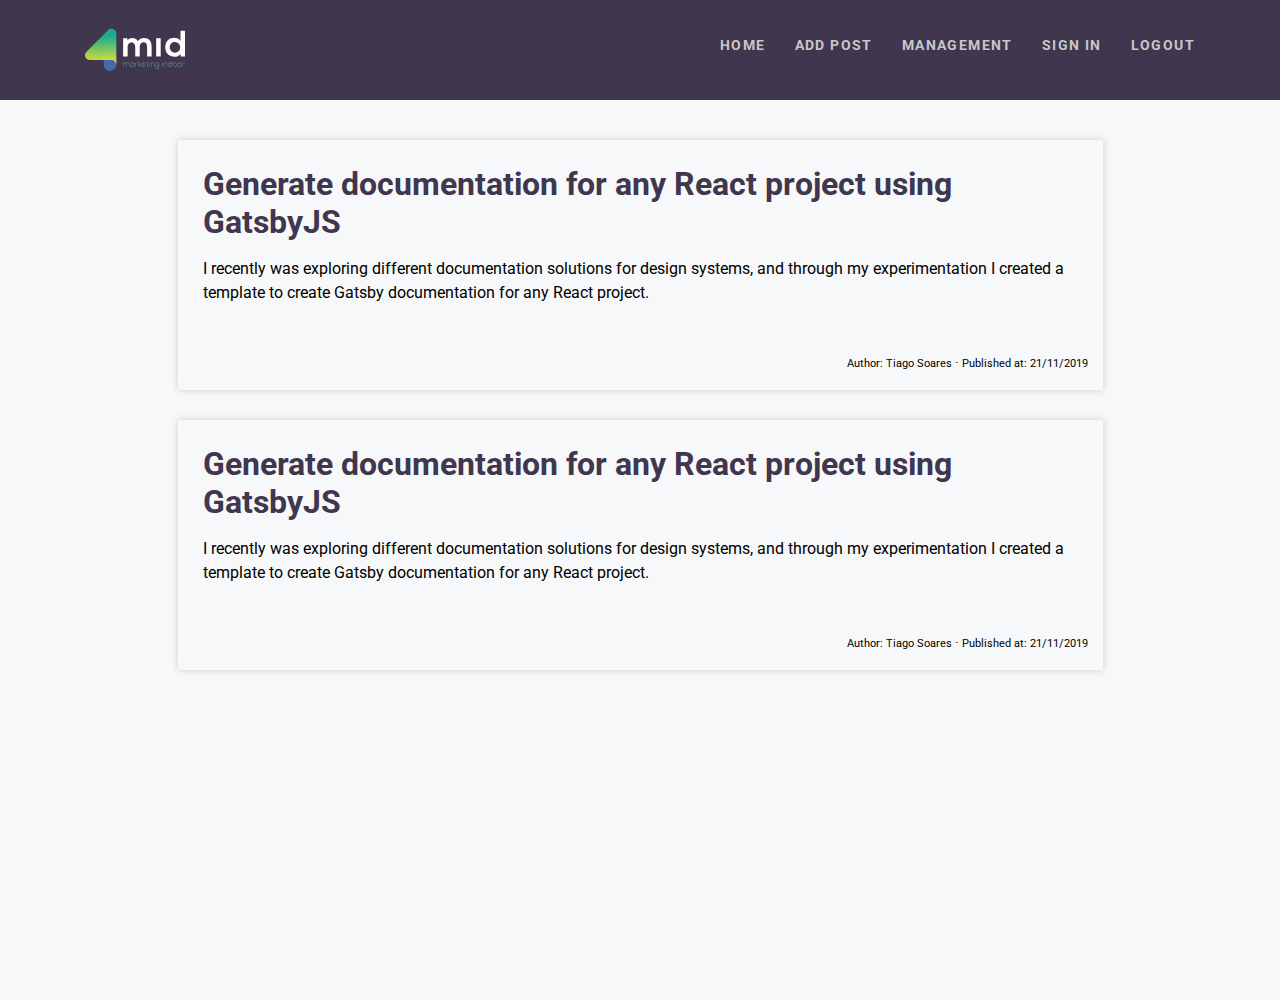
<file: index.html>
<!DOCTYPE <!DOCTYPE html>
<html>
<head>
  <meta charset="utf-8" />
  <meta http-equiv="X-UA-Compatible" content="IE=edge">
  <title>4mid Marketing Indoor</title>
  <meta name="viewport" content="width=device-width, initial-scale=1">
  <link rel="stylesheet" type="text/css" media="screen" href="assets/css/style.css">
  <link rel="stylesheet" href="assets/css/reset.css">
  <link rel="stylesheet" type="text/css" media="screen" href="assets/css/bootstrap.min.css">
</head>

<body>
  <header class="header">
    <div class="container">
      <a href="index.html" class="logo">
        <img src="assets/images/logo-alt.svg" alt="logo 4mid">
      </a>
      <nav class="header-menu">
        <ul>
          <li><a href="index.html">Home</a></li>
          <li><a href="add_post.html">Add Post</a></li>
          <li><a href="manage_post.html">Management</a></li>
          <li><a href="login.html">Sign in</a></li>
          <li><a href="#">Logout</a></li>
        </ul>
      </nav>
    </div>
  </header>

  <section class="featured-article">
    <div class="container wrapper-article">

      <a class="link-style" href="post.html">
        <div class="zoom title-subtitle col-md-10 offset-md-1">
          <h2>Generate documentation for any React project using GatsbyJS </h2>
          <p>I recently was exploring different documentation solutions for design systems, and through my experimentation I created a template to create Gatsby documentation for any React project.</p>
          <span>Author: Tiago Soares &sdot; Published at: 21/11/2019</span>
        </div>
      </a>

      <a class="link-style" href="post.html">
        <div class="zoom title-subtitle col-md-10 offset-md-1">
          <h2>Generate documentation for any React project using GatsbyJS </h2>
          <p>I recently was exploring different documentation solutions for design systems, and through my experimentation I created a template to create Gatsby documentation for any React project.</p>
          <span>Author: Tiago Soares &sdot; Published at: 21/11/2019</span>
        </div>
      </a>


    </div>
  </section>

  <script src="assets/js/jquery-1.9.1.min.js"></script>
  <script src="assets/js/popper.min.js"></script>
  <script src="assets/js/bootstrap.js"></script>
  <script src="assets/js/general.js"></script>
</body>
</html>
</file>
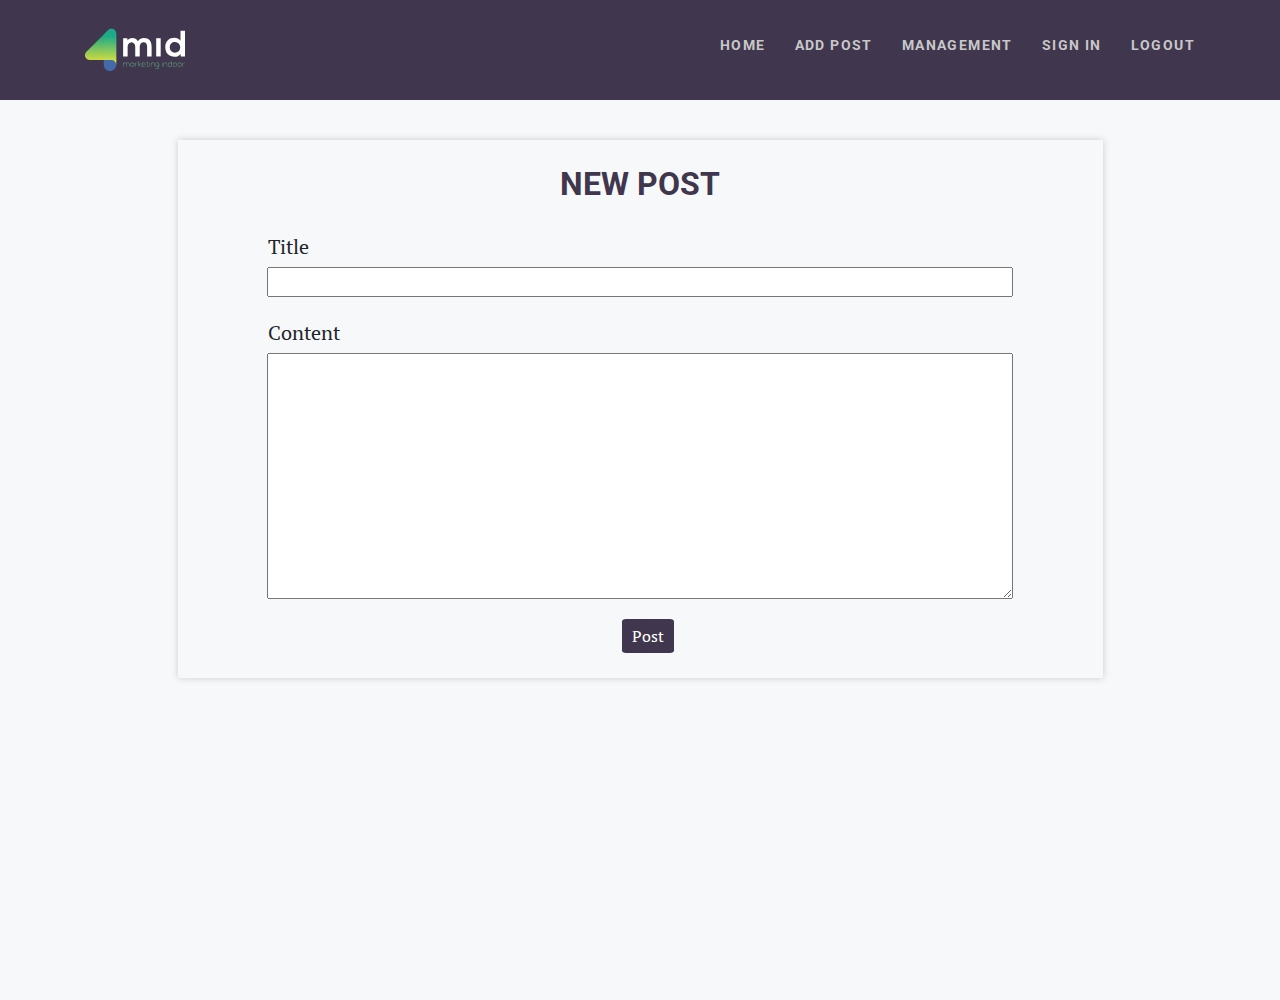
<file: add_post.html>
<!DOCTYPE <!DOCTYPE html>
<html>
<head>
  <meta charset="utf-8" />
  <meta http-equiv="X-UA-Compatible" content="IE=edge">
  <title>4mid Marketing Indoor</title>
  <meta name="viewport" content="width=device-width, initial-scale=1">
  <link rel="stylesheet" type="text/css" media="screen" href="assets/css/style.css">
  <link rel="stylesheet" href="assets/css/reset.css">
  <link rel="stylesheet" type="text/css" media="screen" href="assets/css/bootstrap.min.css">
</head>

<body>
  <header class="header">
    <div class="container">
      <a href="index.html" class="logo">
        <img src="assets/images/logo-alt.svg" alt="logo 4mid">
      </a>
      <nav class="header-menu">
        <ul>
          <li><a href="index.html">Home</a></li>
          <li><a href="add_post.html">Add Post</a></li>
          <li><a href="manage_post.html">Management</a></li>
          <li><a href="login.html">Sign in</a></li>
          <li><a href="#">Logout</a></li>
        </ul>
      </nav>
    </div>
  </header>

  <section class="featured-article">
    <div class="container wrapper-article">
      <div class="content col-md-10 offset-md-1">
        <h2 class="text-center" style="font-family: 'Roboto', sans-serif; font-weight: bold; color:#40364d;">NEW POST</h2>
        <br>
        <h5 class="col-md-10 offset-md-1">Title</h3>
        <input class="col-md-10 offset-md-1" type="text"><br><br>
        <h5 class="col-md-10 offset-md-1">Content</h3>
        <textarea class="col-md-10 offset-md-1" name="" id="" cols="30" rows="10"></textarea>
        <button style="margin-left: 48%; margin-top: 20px;" class="submit-btn">Post</button>
      </div>
    </div>
  </section>


  <footer class="footer">
    <small>Copyright &#169; 2018 <strong>4mid</strong> - Todos Direitos Reservados</small>
  </footer>

  <script src="assets/js/jquery-1.9.1.min.js"></script>
  <script src="assets/js/popper.min.js"></script>
  <script src="assets/js/bootstrap.js"></script>
</body>
</file>
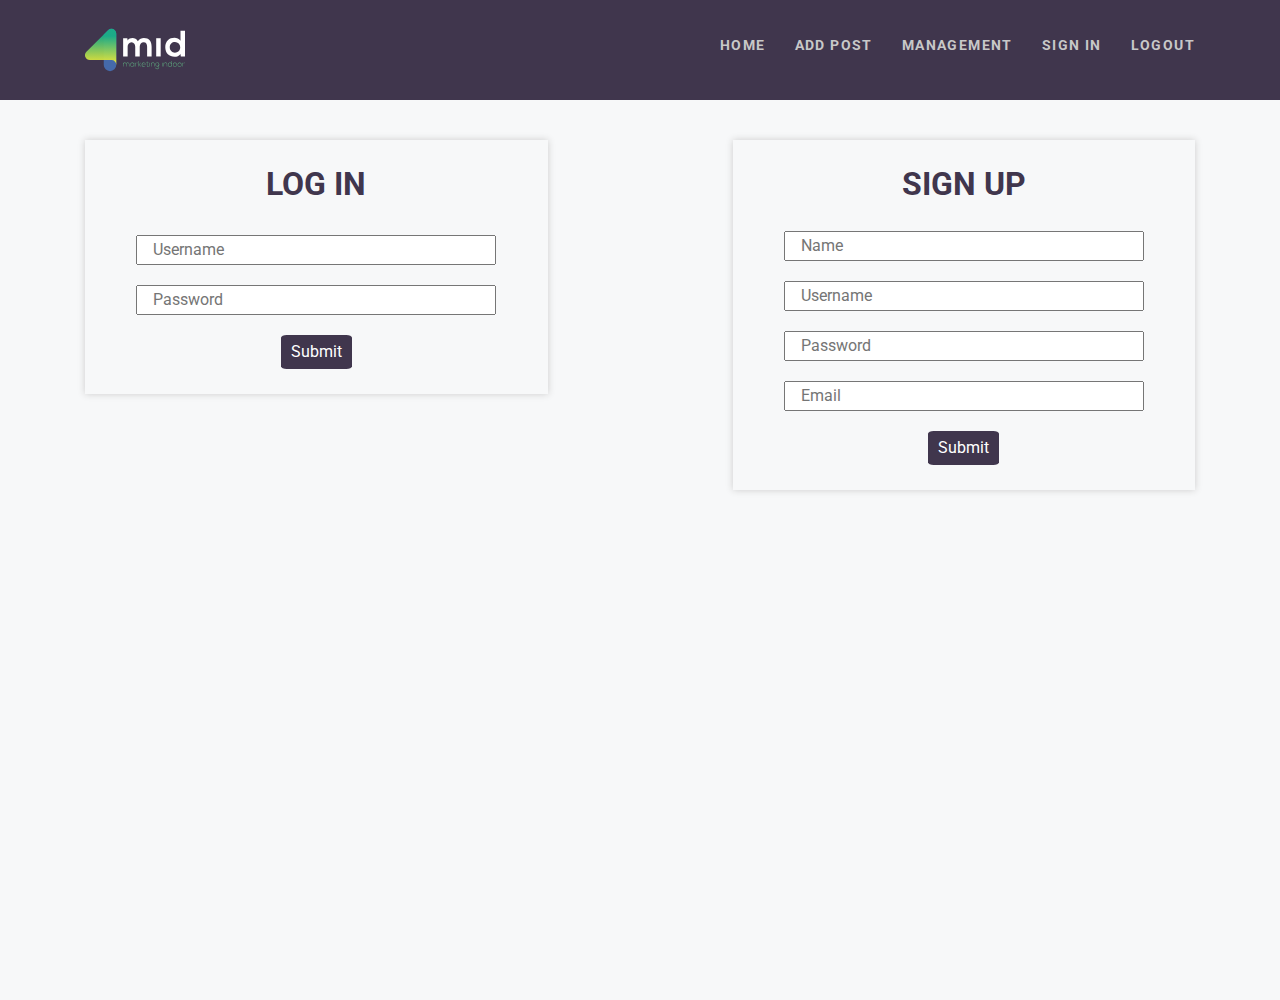
<file: login.html>
<!DOCTYPE <!DOCTYPE html>
<html>
<head>
  <meta charset="utf-8" />
  <meta http-equiv="X-UA-Compatible" content="IE=edge">
  <title>4mid Marketing Indoor</title>
  <meta name="viewport" content="width=device-width, initial-scale=1">
  <link rel="stylesheet" type="text/css" media="screen" href="assets/css/style.css">
  <link rel="stylesheet" href="assets/css/reset.css">
  <link rel="stylesheet" type="text/css" media="screen" href="assets/css/bootstrap.min.css">
</head>

<body>
  <header class="header">
    <div class="container">
      <a href="index.html" class="logo">
        <img src="assets/images/logo-alt.svg" alt="logo 4mid">
      </a>
      <nav class="header-menu">
        <ul>
          <li><a href="index.html">Home</a></li>
          <li><a href="add_post.html">Add Post</a></li>
          <li><a href="manage_post.html">Management</a></li>
          <li><a href="login.html">Sign in</a></li>
          <li><a href="#">Logout</a></li>
        </ul>
      </nav>
    </div>
  </header>

  <section class="featured-article">
    <div class="container">
      <div class="wrapper-article">
        <div style="font-family: 'Roboto',sans-serif;" class="text-center content col-md-5 float-left">
          <h2 style="color: #40364d"><strong>LOG IN</strong></h2><br>
          <input style="margin-bottom: 20px;" class="col-md-10" onfocus="this.placeholder = ''" onblur="this.placeholder = 'Username'" placeholder="Username" type="text">
          <input class="col-md-10" onfocus="this.placeholder = ''" onblur="this.placeholder = 'Password'" placeholder="Password" type="text">
          <button style="margin-top: 20px;" class="submit-btn">Submit</button>
        </div>
      </div>

      <div class="wrapper-article">
        <div style="font-family: 'Roboto',sans-serif;" class="text-center content col-md-5 float-right">
          <h2 style="color: #40364d;"><strong>SIGN UP</strong></h2>
          <input style="margin-top: 20px;" class="col-md-10" onfocus="this.placeholder = ''" onblur="this.placeholder = 'Name'" placeholder="Name" type="text">
          <input style="margin-top: 20px;" class="col-md-10" onfocus="this.placeholder = ''" onblur="this.placeholder = 'Username'" placeholder="Username" type="text">
          <input style="margin-top: 20px;" class="col-md-10" onfocus="this.placeholder = ''" onblur="this.placeholder = 'Password'" placeholder="Password" type="password">
          <input style="margin-top: 20px;" class="col-md-10" onfocus="this.placeholder = ''" onblur="this.placeholder = 'Email'" placeholder="Email" type="text">
          <button style="margin-top: 20px;" class="submit-btn">Submit</button>
        </div>
      </div>
    </div>

  </section>




  <script src="assets/js/jquery-1.9.1.min.js"></script>
  <script src="assets/js/popper.min.js"></script>
  <script src="assets/js/bootstrap.js"></script>
</body>
</html>
</file>
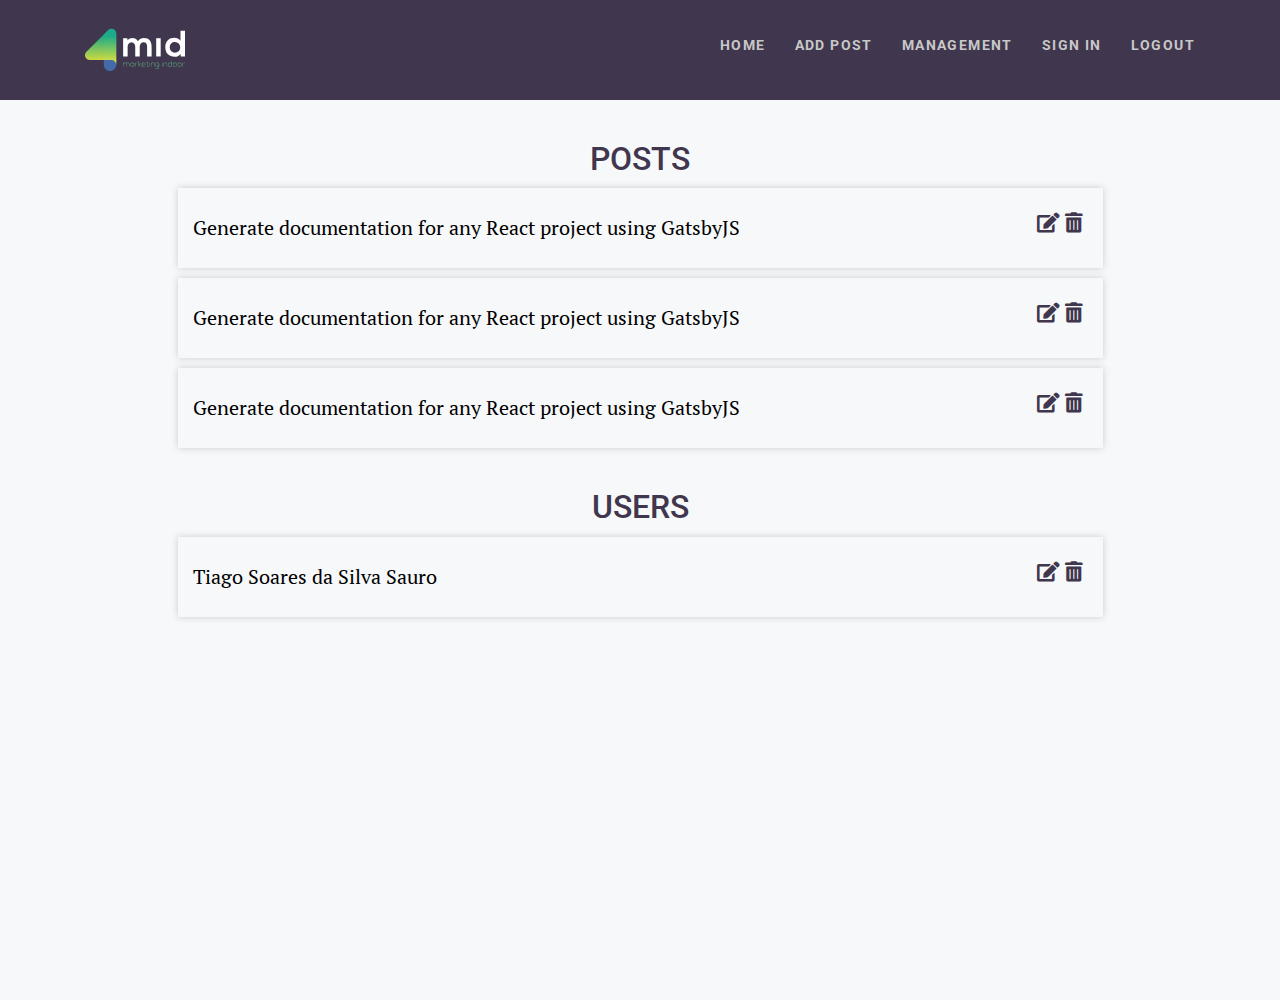
<file: manage_post.html>
<!DOCTYPE <!DOCTYPE html>
<html>
<head>
  <meta charset="utf-8" />
  <meta http-equiv="X-UA-Compatible" content="IE=edge">
  <title>4mid Marketing Indoor</title>
  <meta name="viewport" content="width=device-width, initial-scale=1">
  <link rel="stylesheet" type="text/css" media="screen" href="assets/css/style.css">
  <link rel="stylesheet" href="assets/css/reset.css">
  <link rel="stylesheet" href="assets/css/all.css">
  <link rel="stylesheet" type="text/css" media="screen" href="assets/css/bootstrap.min.css">
</head>

<body>
  <header class="header">
    <div class="container">
      <a href="index.html" class="logo">
        <img src="assets/images/logo-alt.svg" alt="logo 4mid">
      </a>
      <nav class="header-menu">
        <ul>
          <li><a href="index.html">Home</a></li>
          <li><a href="add_post.html">Add Post</a></li>
          <li><a href="manage_post.html">Management</a></li>
          <li><a href="login.html">Sign in</a></li>
          <li><a href="#">Logout</a></li>
        </ul>
      </nav>
    </div>
  </header>

  <section class="featured-article">

    <div class="container wrapper-article">
      <h2 style="color: #40364d; margin-top: 20px;" class="text-center">POSTS</h2>
      <div style="margin-top:10px; margin-bottom: 10px;" class="content col-md-10 offset-md-1">
        <a class="link-style" href="post.html">Generate documentation for any React project using GatsbyJS</a>
        <a href="#"><i class="fas fa-trash-alt"></i></a>
        <a href="#"><i class="fas fa-edit"></i></a>
      </div>

      <div style="margin-top:10px; margin-bottom: 10px;" class="content col-md-10 offset-md-1">
        <a class="link-style" href="post.html">Generate documentation for any React project using GatsbyJS</a>
        <a href="#"><i class="fas fa-trash-alt"></i></a>
        <a href="#"><i class="fas fa-edit"></i></a>
      </div>

      <div style="margin-top:10px; margin-bottom: 10px;" class="content col-md-10 offset-md-1">
        <a class="link-style" href="post.html">Generate documentation for any React project using GatsbyJS</a>
        <a href="#"><i class="fas fa-trash-alt"></i></a>
        <a href="#"><i class="fas fa-edit"></i></a>
      </div>
    </div>

    <div class="container wrapper-article">
      <h2 style="color: #40364d; margin-top: 20px;" class="text-center">USERS</h2>
      <div style="margin-top:10px; margin-bottom: 10px;" class="content col-md-10 offset-md-1">
        <a class="link-style" href="post.html">Tiago Soares da Silva Sauro</a>
        <a href="#"><i class="fas fa-trash-alt"></i></a>
        <a href="#"><i class="fas fa-edit"></i></a>
      </div>
    </div>

  </section>


  <footer class="footer">
    <small>Copyright &#169; 2018 <strong>4mid</strong> - Todos Direitos Reservados</small>
  </footer>

  <script src="assets/js/jquery-1.9.1.min.js"></script>
  <script src="assets/js/popper.min.js"></script>
  <script src="assets/js/bootstrap.js"></script>
</body>
</file>
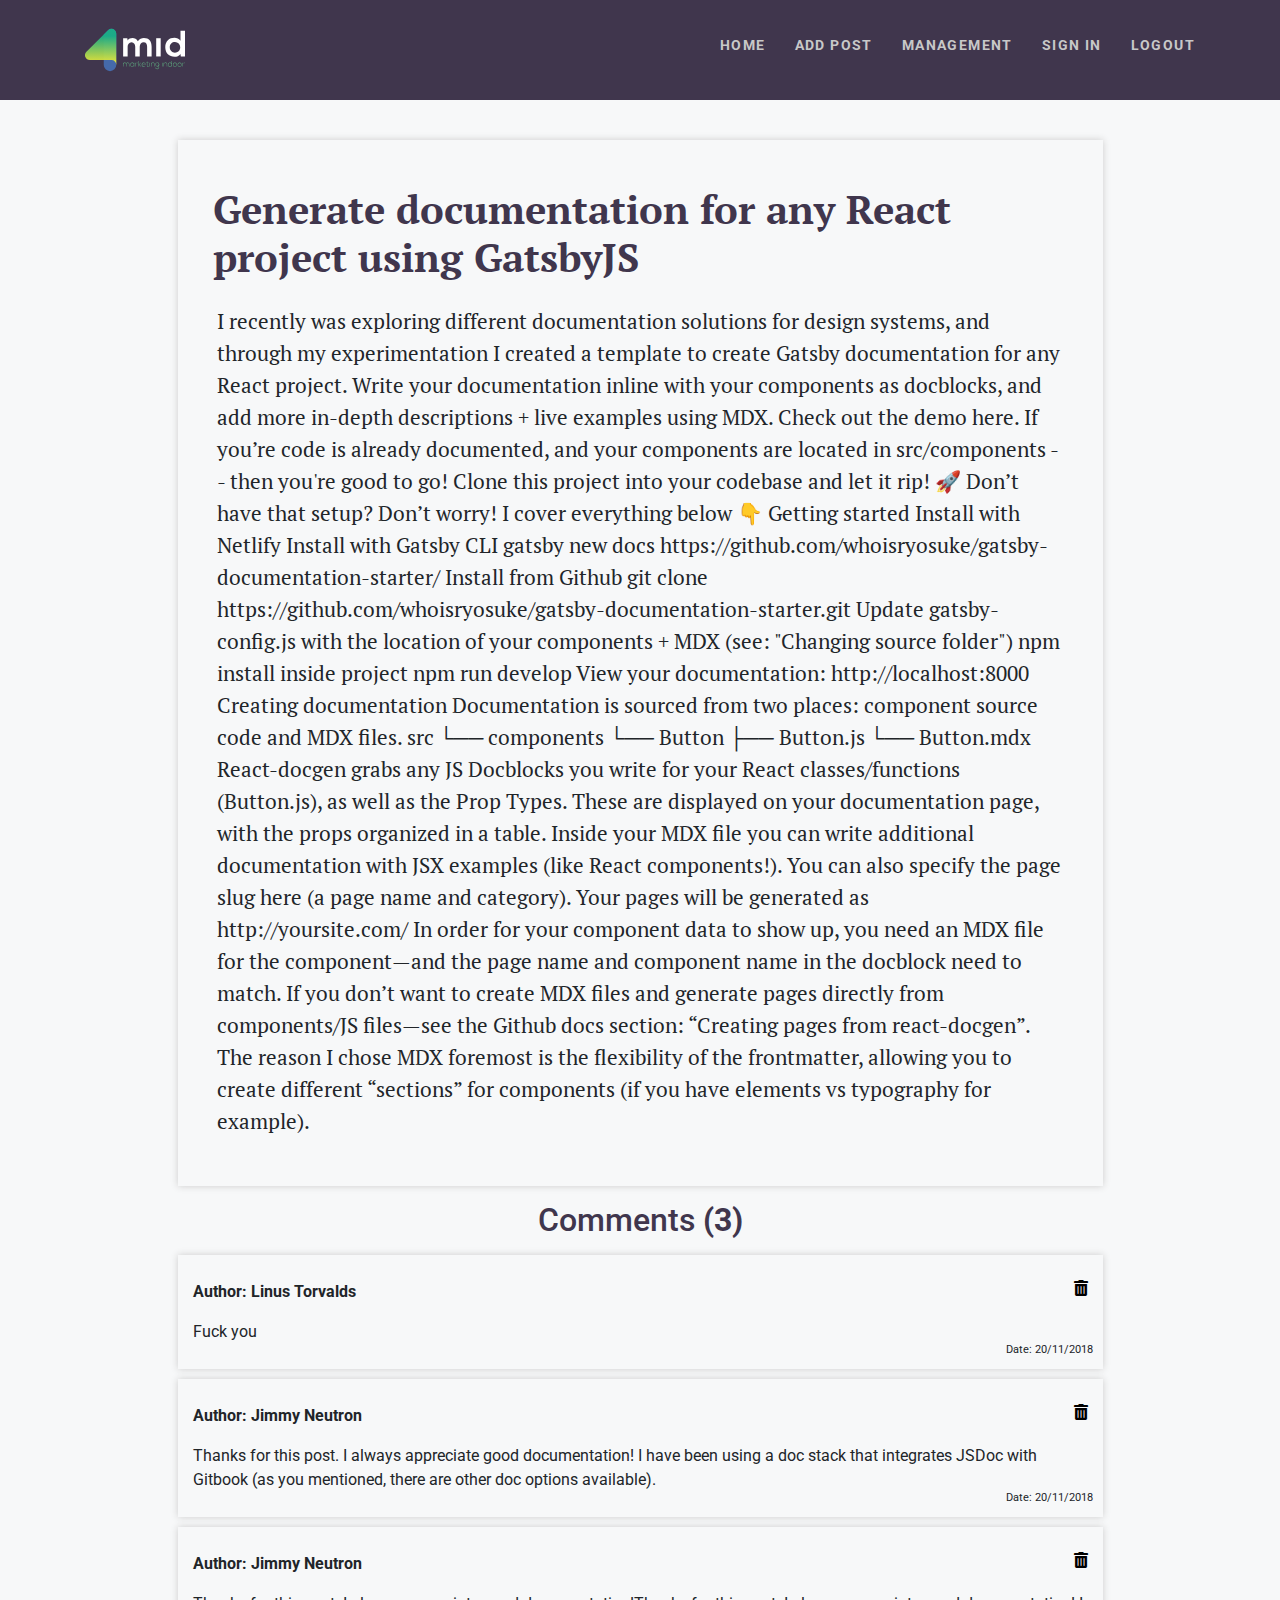
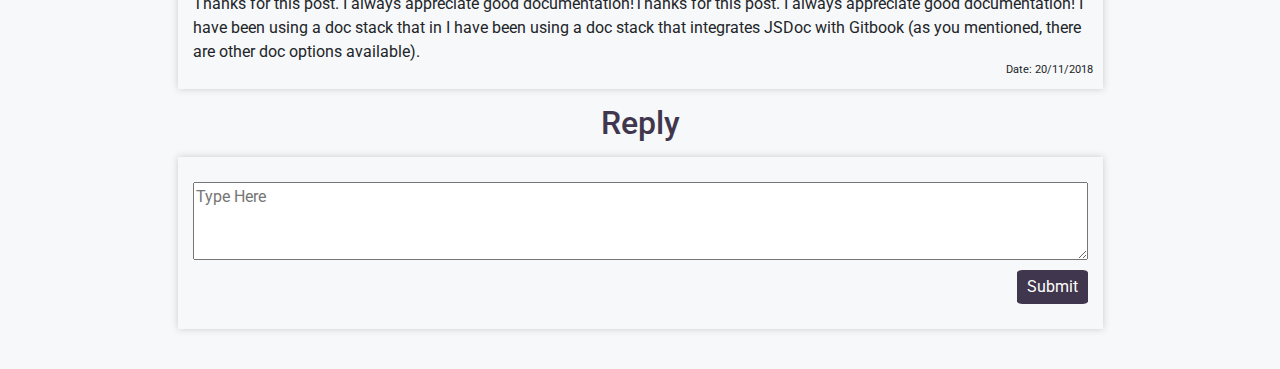
<file: post.html>
<!DOCTYPE <!DOCTYPE html>
<html>
<head>
  <meta charset="utf-8" />
  <meta http-equiv="X-UA-Compatible" content="IE=edge">
  <title>4mid Marketing Indoor</title>
  <meta name="viewport" content="width=device-width, initial-scale=1">
  <link rel="stylesheet" type="text/css" media="screen" href="assets/css/style.css">
  <link rel="stylesheet" href="assets/css/reset.css">
  <link rel="stylesheet" type="text/css" media="screen" href="assets/css/bootstrap.min.css">
  <link rel="stylesheet" href="assets/css/all.css">
</head>

<body onload="countComments()">
  <header class="header">
    <div class="container">
      <a href="index.html" class="logo">
        <img src="assets/images/logo-alt.svg" alt="logo 4mid">
      </a>
      <nav class="header-menu">
        <ul>
          <li><a href="index.html">Home</a></li>
          <li><a href="add_post.html">Add Post</a></li>
          <li><a href="manage_post.html">Management</a></li>
          <li><a href="login.html">Sign in</a></li>
          <li><a href="#">Logout</a></li>
        </ul>
      </nav>
    </div>
  </header>

  <section class="featured-article">
    <div class="container wrapper-article">
      <div class="content col-md-10 offset-md-1">
        <h1>Generate documentation for any React project using GatsbyJS</h1>
        <p>
            I recently was exploring different documentation solutions for design systems, and through my experimentation I created a template to create Gatsby documentation for any React project.

            Write your documentation inline with your components as docblocks, and add more in-depth descriptions + live examples using MDX. Check out the demo here.

            If you’re code is already documented, and your components are located in src/components -- then you're good to go! Clone this project into your codebase and let it rip! 🚀

            Don’t have that setup? Don’t worry! I cover everything below 👇
            Getting started

            Install with Netlify

            Install with Gatsby CLI

                gatsby new docs https://github.com/whoisryosuke/gatsby-documentation-starter/

            Install from Github

                git clone https://github.com/whoisryosuke/gatsby-documentation-starter.git
                Update gatsby-config.js with the location of your components + MDX (see: "Changing source folder")
                npm install inside project
                npm run develop
                View your documentation: http://localhost:8000

            Creating documentation

            Documentation is sourced from two places: component source code and MDX files.

            src
            └── components
                └── Button
                    ├── Button.js
                    └── Button.mdx

            React-docgen grabs any JS Docblocks you write for your React classes/functions (Button.js), as well as the Prop Types. These are displayed on your documentation page, with the props organized in a table.

            Inside your MDX file you can write additional documentation with JSX examples (like React components!). You can also specify the page slug here (a page name and category). Your pages will be generated as http://yoursite.com/

            In order for your component data to show up, you need an MDX file for the component — and the page name and component name in the docblock need to match.

                If you don’t want to create MDX files and generate pages directly from components/JS files — see the Github docs section: “Creating pages from react-docgen”. The reason I chose MDX foremost is the flexibility of the frontmatter, allowing you to create different “sections” for components (if you have elements vs typography for example).
        </p>
      </div>
      <h2 style="margin: 15px 0; color:#40364d;" class="text-center">Comments <span id="totalComments"></span></h2>
      <div class="comment comments col-md-10 offset-md-1">

        <p><strong>Author: Linus Torvalds</strong><a href="#"><i class="float-right fas fa-trash-alt"></i></a></p>
        <span>
          Fuck you
        </span>
        <span style="position: absolute; bottom: 10px; right: 10px; font-size: 11px;">Date: 20/11/2018</span>

      </div>

      <div class="comment comments col-md-10 offset-md-1">

        <p><strong>Author: Jimmy Neutron</strong><a href="#"><i class="float-right fas fa-trash-alt"></i></a></p>
        <span>
          Thanks for this post. I always appreciate good documentation!
          I have been using a doc stack that integrates JSDoc with Gitbook (as you mentioned, there are other doc options available).
        </span>
        <span style="position: absolute; bottom: 10px; right: 10px; font-size: 11px;">Date: 20/11/2018</span>

      </div>

      <div class="comment comments col-md-10 offset-md-1">

        <p><strong>Author: Jimmy Neutron</strong><a href="#"><i class="float-right fas fa-trash-alt"></i></a></p>
        <span>
          Thanks for this post. I always appreciate good documentation!Thanks for this post. I always appreciate good documentation!
          I have been using a doc stack that in
          I have been using a doc stack that integrates JSDoc with Gitbook (as you mentioned, there are other doc options available).
        </span>
        <span style="position: absolute; bottom: 10px; right: 10px; font-size: 11px;">Date: 20/11/2018</span>
      </div>

      <h2 style="margin: 15px 0; color:#40364d;" class="text-center">Reply</h2>
      <div class="comments col-md-10 offset-md-1">
        <textarea style="width: 100%" name="eqweqw" id="my-input" cols="30" placeholder="Type Here" maxlength="300" rows="3"></textarea>
        <button class="float-right submit-btn">Submit</button><span id='remainingC'></span>
      </div>


    </div>
  </section>


  <footer class="footer">
    <small>Copyright &#169; 2018 <strong>4mid</strong> - Todos Direitos Reservados</small>
  </footer>

  <script src="assets/js/jquery-1.9.1.min.js"></script>
  <script src="assets/js/popper.min.js"></script>
  <script src="assets/js/bootstrap.js"></script>
  <script src="assets/js/general.js"></script>

  <script>
    function countComments(){
      var total = document.getElementsByClassName("comment").length;
      document.getElementById("totalComments").innerHTML = '<strong>(' + total + ')</strong>';
    }
  </script>

</body>
</html>
</file>
<file: assets/css/style.css>
@import url('https://fonts.googleapis.com/css?family=Roboto');
@import url('https://fonts.googleapis.com/css?family=PT+Serif');


html {
  min-height: 100%;
  font-family: 'Roboto', sans-serif;
}

a {
  outline: 0;
}

/* Menu */
.logo img {
  height: 70px;
  width: 100px;
}

.header {
  background-color: #40364d;
  width: 100%;
  top: 0;
  padding: 15px 0;
  position: fixed;
  z-index: 10;
}

.container .header-menu {
  text-align: right;
}

.header-menu {
  float: right;
}

.header-menu ul li {
  display: inline-block;
  margin-left: 25px;
  margin-top: 20px;
}

.header-menu ul li a {
  color: #c8c8c8;
  font-weight: bold;
  text-transform: uppercase;
  letter-spacing: .1em;
  font-size: 14px;
  line-height: 20px;
  padding: 10px 0;
}

.header-menu ul li a:hover {
  color: #fff;
  text-decoration: none;
}

.header-menu ul li a.menu-ativo {
  color: #fff;
}

/* Sessão Novo Artigo */

.featured-article {
  position: absolute;
  top: 100px;
  width: 100%;
  min-height: 100%;
  background-color: #f7f8f9;
}

.wrapper-article {
  margin-top: 40px;
}

.title-subtitle {
  margin-bottom: 30px;
  display: inline-block;
  width: 50%;
  height: 250px;
  -moz-box-shadow:    0px 0px 7px #ccc;
  -webkit-box-shadow: 0px 0px 7px #ccc;
  box-shadow:         0px 0px 7px #ccc;
  padding: 25px;
}

.title-subtitle h2 {
  color: #40364d;
  margin-left: 10px;
  font-weight: bold;
}

.title-subtitle p {
  margin-top: 15px;
  margin-left: 10px;
}

.title-subtitle span {
  float: right;
  font-size: 11px;
  margin-top: 35px
}

/* Blog Post */

.content {
  -moz-box-shadow:    0px 0px 7px #ccc;
  -webkit-box-shadow: 0px 0px 7px #ccc;
  box-shadow:         0px 0px 7px #ccc;
  padding: 25px;
  font-family: 'PT serif', serif;
  overflow: auto;
}

.content h1 {
  margin: 20px;
  color: #40364d;
  font-weight: bold;
}

.content p {
  margin: 20px;
  padding: 0.2em;
  font-size: 21px;
  line-height: 32px;
  text-align: left;
}

.content span {
  text-align: left;
  margin: 20px;
}

.content h5 {
  margin-left: 60px;
}

.comments {
  -moz-box-shadow:    0px 0px 7px #ccc;
  -webkit-box-shadow: 0px 0px 7px #ccc;
  box-shadow:         0px 0px 7px #ccc;
  padding: 25px;
  margin-bottom: 10px;
  overflow: auto;
}

.comments:last-child{
  margin-bottom: 40px;
}

.submit-btn {
  border: transparent;
  color: #fff;
  background-color: #40364d;
  padding: 5px 10px;
  border-radius: 8%;
  margin-top: 10px;
}

.submit-btn:hover {
  border: 1px solid #40364d;
  color: #40364d;
  background-color: #fff;
}

/* Manage posts */

.content i {
  font-size: 20px;
  float: right;
  margin-right: 5px;
  color: #40364d;
}

/* links */

.content a {
  font-size: 20px;
}

a:link {
  color: #000;
}

a:visited {
  color: #000;
}

.link-style {
  text-decoration: none;
  color: #000;
}

.link-style:hover{
  text-decoration: none;
  color: #000;
}

.link-style:visited{
	text-decoration: none;
}

.zoom {
	transition: transform .2s; /* Animation */
}

.zoom:hover {
	transform: scale(1.1);
}
</file>
<file: assets/css/all.css>
/*!
 * Font Awesome Free 5.0.12 by @fontawesome - https://fontawesome.com
 * License - https://fontawesome.com/license (Icons: CC BY 4.0, Fonts: SIL OFL 1.1, Code: MIT License)
 */
.fa,.fab,.fal,.far,.fas{-moz-osx-font-smoothing:grayscale;-webkit-font-smoothing:antialiased;display:inline-block;font-style:normal;font-variant:normal;text-rendering:auto;line-height:1}.fa-lg{font-size:1.33333em;line-height:.75em;vertical-align:-.0667em}.fa-xs{font-size:.75em}.fa-sm{font-size:.875em}.fa-1x{font-size:1em}.fa-2x{font-size:2em}.fa-3x{font-size:3em}.fa-4x{font-size:4em}.fa-5x{font-size:5em}.fa-6x{font-size:6em}.fa-7x{font-size:7em}.fa-8x{font-size:8em}.fa-9x{font-size:9em}.fa-10x{font-size:10em}.fa-fw{text-align:center;width:1.25em}.fa-ul{list-style-type:none;margin-left:2.5em;padding-left:0}.fa-ul>li{position:relative}.fa-li{left:-2em;position:absolute;text-align:center;width:2em;line-height:inherit}.fa-border{border:.08em solid #eee;border-radius:.1em;padding:.2em .25em .15em}.fa-pull-left{float:left}.fa-pull-right{float:right}.fa.fa-pull-left,.fab.fa-pull-left,.fal.fa-pull-left,.far.fa-pull-left,.fas.fa-pull-left{margin-right:.3em}.fa.fa-pull-right,.fab.fa-pull-right,.fal.fa-pull-right,.far.fa-pull-right,.fas.fa-pull-right{margin-left:.3em}.fa-spin{-webkit-animation:a 2s infinite linear;animation:a 2s infinite linear}.fa-pulse{-webkit-animation:a 1s infinite steps(8);animation:a 1s infinite steps(8)}@-webkit-keyframes a{0%{-webkit-transform:rotate(0deg);transform:rotate(0deg)}to{-webkit-transform:rotate(1turn);transform:rotate(1turn)}}@keyframes a{0%{-webkit-transform:rotate(0deg);transform:rotate(0deg)}to{-webkit-transform:rotate(1turn);transform:rotate(1turn)}}.fa-rotate-90{-ms-filter:"progid:DXImageTransform.Microsoft.BasicImage(rotation=1)";-webkit-transform:rotate(90deg);transform:rotate(90deg)}.fa-rotate-180{-ms-filter:"progid:DXImageTransform.Microsoft.BasicImage(rotation=2)";-webkit-transform:rotate(180deg);transform:rotate(180deg)}.fa-rotate-270{-ms-filter:"progid:DXImageTransform.Microsoft.BasicImage(rotation=3)";-webkit-transform:rotate(270deg);transform:rotate(270deg)}.fa-flip-horizontal{-ms-filter:"progid:DXImageTransform.Microsoft.BasicImage(rotation=0, mirror=1)";-webkit-transform:scaleX(-1);transform:scaleX(-1)}.fa-flip-vertical{-webkit-transform:scaleY(-1);transform:scaleY(-1)}.fa-flip-horizontal.fa-flip-vertical,.fa-flip-vertical{-ms-filter:"progid:DXImageTransform.Microsoft.BasicImage(rotation=2, mirror=1)"}.fa-flip-horizontal.fa-flip-vertical{-webkit-transform:scale(-1);transform:scale(-1)}:root .fa-flip-horizontal,:root .fa-flip-vertical,:root .fa-rotate-90,:root .fa-rotate-180,:root .fa-rotate-270{-webkit-filter:none;filter:none}.fa-stack{display:inline-block;height:2em;line-height:2em;position:relative;vertical-align:middle;width:2em}.fa-stack-1x,.fa-stack-2x{left:0;position:absolute;text-align:center;width:100%}.fa-stack-1x{line-height:inherit}.fa-stack-2x{font-size:2em}.fa-inverse{color:#fff}.fa-500px:before{content:"\f26e"}.fa-accessible-icon:before{content:"\f368"}.fa-accusoft:before{content:"\f369"}.fa-address-book:before{content:"\f2b9"}.fa-address-card:before{content:"\f2bb"}.fa-adjust:before{content:"\f042"}.fa-adn:before{content:"\f170"}.fa-adversal:before{content:"\f36a"}.fa-affiliatetheme:before{content:"\f36b"}.fa-algolia:before{content:"\f36c"}.fa-align-center:before{content:"\f037"}.fa-align-justify:before{content:"\f039"}.fa-align-left:before{content:"\f036"}.fa-align-right:before{content:"\f038"}.fa-allergies:before{content:"\f461"}.fa-amazon:before{content:"\f270"}.fa-amazon-pay:before{content:"\f42c"}.fa-ambulance:before{content:"\f0f9"}.fa-american-sign-language-interpreting:before{content:"\f2a3"}.fa-amilia:before{content:"\f36d"}.fa-anchor:before{content:"\f13d"}.fa-android:before{content:"\f17b"}.fa-angellist:before{content:"\f209"}.fa-angle-double-down:before{content:"\f103"}.fa-angle-double-left:before{content:"\f100"}.fa-angle-double-right:before{content:"\f101"}.fa-angle-double-up:before{content:"\f102"}.fa-angle-down:before{content:"\f107"}.fa-angle-left:before{content:"\f104"}.fa-angle-right:before{content:"\f105"}.fa-angle-up:before{content:"\f106"}.fa-angrycreative:before{content:"\f36e"}.fa-angular:before{content:"\f420"}.fa-app-store:before{content:"\f36f"}.fa-app-store-ios:before{content:"\f370"}.fa-apper:before{content:"\f371"}.fa-apple:before{content:"\f179"}.fa-apple-pay:before{content:"\f415"}.fa-archive:before{content:"\f187"}.fa-arrow-alt-circle-down:before{content:"\f358"}.fa-arrow-alt-circle-left:before{content:"\f359"}.fa-arrow-alt-circle-right:before{content:"\f35a"}.fa-arrow-alt-circle-up:before{content:"\f35b"}.fa-arrow-circle-down:before{content:"\f0ab"}.fa-arrow-circle-left:before{content:"\f0a8"}.fa-arrow-circle-right:before{content:"\f0a9"}.fa-arrow-circle-up:before{content:"\f0aa"}.fa-arrow-down:before{content:"\f063"}.fa-arrow-left:before{content:"\f060"}.fa-arrow-right:before{content:"\f061"}.fa-arrow-up:before{content:"\f062"}.fa-arrows-alt:before{content:"\f0b2"}.fa-arrows-alt-h:before{content:"\f337"}.fa-arrows-alt-v:before{content:"\f338"}.fa-assistive-listening-systems:before{content:"\f2a2"}.fa-asterisk:before{content:"\f069"}.fa-asymmetrik:before{content:"\f372"}.fa-at:before{content:"\f1fa"}.fa-audible:before{content:"\f373"}.fa-audio-description:before{content:"\f29e"}.fa-autoprefixer:before{content:"\f41c"}.fa-avianex:before{content:"\f374"}.fa-aviato:before{content:"\f421"}.fa-aws:before{content:"\f375"}.fa-backward:before{content:"\f04a"}.fa-balance-scale:before{content:"\f24e"}.fa-ban:before{content:"\f05e"}.fa-band-aid:before{content:"\f462"}.fa-bandcamp:before{content:"\f2d5"}.fa-barcode:before{content:"\f02a"}.fa-bars:before{content:"\f0c9"}.fa-baseball-ball:before{content:"\f433"}.fa-basketball-ball:before{content:"\f434"}.fa-bath:before{content:"\f2cd"}.fa-battery-empty:before{content:"\f244"}.fa-battery-full:before{content:"\f240"}.fa-battery-half:before{content:"\f242"}.fa-battery-quarter:before{content:"\f243"}.fa-battery-three-quarters:before{content:"\f241"}.fa-bed:before{content:"\f236"}.fa-beer:before{content:"\f0fc"}.fa-behance:before{content:"\f1b4"}.fa-behance-square:before{content:"\f1b5"}.fa-bell:before{content:"\f0f3"}.fa-bell-slash:before{content:"\f1f6"}.fa-bicycle:before{content:"\f206"}.fa-bimobject:before{content:"\f378"}.fa-binoculars:before{content:"\f1e5"}.fa-birthday-cake:before{content:"\f1fd"}.fa-bitbucket:before{content:"\f171"}.fa-bitcoin:before{content:"\f379"}.fa-bity:before{content:"\f37a"}.fa-black-tie:before{content:"\f27e"}.fa-blackberry:before{content:"\f37b"}.fa-blind:before{content:"\f29d"}.fa-blogger:before{content:"\f37c"}.fa-blogger-b:before{content:"\f37d"}.fa-bluetooth:before{content:"\f293"}.fa-bluetooth-b:before{content:"\f294"}.fa-bold:before{content:"\f032"}.fa-bolt:before{content:"\f0e7"}.fa-bomb:before{content:"\f1e2"}.fa-book:before{content:"\f02d"}.fa-bookmark:before{content:"\f02e"}.fa-bowling-ball:before{content:"\f436"}.fa-box:before{content:"\f466"}.fa-box-open:before{content:"\f49e"}.fa-boxes:before{content:"\f468"}.fa-braille:before{content:"\f2a1"}.fa-briefcase:before{content:"\f0b1"}.fa-briefcase-medical:before{content:"\f469"}.fa-btc:before{content:"\f15a"}.fa-bug:before{content:"\f188"}.fa-building:before{content:"\f1ad"}.fa-bullhorn:before{content:"\f0a1"}.fa-bullseye:before{content:"\f140"}.fa-burn:before{content:"\f46a"}.fa-buromobelexperte:before{content:"\f37f"}.fa-bus:before{content:"\f207"}.fa-buysellads:before{content:"\f20d"}.fa-calculator:before{content:"\f1ec"}.fa-calendar:before{content:"\f133"}.fa-calendar-alt:before{content:"\f073"}.fa-calendar-check:before{content:"\f274"}.fa-calendar-minus:before{content:"\f272"}.fa-calendar-plus:before{content:"\f271"}.fa-calendar-times:before{content:"\f273"}.fa-camera:before{content:"\f030"}.fa-camera-retro:before{content:"\f083"}.fa-capsules:before{content:"\f46b"}.fa-car:before{content:"\f1b9"}.fa-caret-down:before{content:"\f0d7"}.fa-caret-left:before{content:"\f0d9"}.fa-caret-right:before{content:"\f0da"}.fa-caret-square-down:before{content:"\f150"}.fa-caret-square-left:before{content:"\f191"}.fa-caret-square-right:before{content:"\f152"}.fa-caret-square-up:before{content:"\f151"}.fa-caret-up:before{content:"\f0d8"}.fa-cart-arrow-down:before{content:"\f218"}.fa-cart-plus:before{content:"\f217"}.fa-cc-amazon-pay:before{content:"\f42d"}.fa-cc-amex:before{content:"\f1f3"}.fa-cc-apple-pay:before{content:"\f416"}.fa-cc-diners-club:before{content:"\f24c"}.fa-cc-discover:before{content:"\f1f2"}.fa-cc-jcb:before{content:"\f24b"}.fa-cc-mastercard:before{content:"\f1f1"}.fa-cc-paypal:before{content:"\f1f4"}.fa-cc-stripe:before{content:"\f1f5"}.fa-cc-visa:before{content:"\f1f0"}.fa-centercode:before{content:"\f380"}.fa-certificate:before{content:"\f0a3"}.fa-chart-area:before{content:"\f1fe"}.fa-chart-bar:before{content:"\f080"}.fa-chart-line:before{content:"\f201"}.fa-chart-pie:before{content:"\f200"}.fa-check:before{content:"\f00c"}.fa-check-circle:before{content:"\f058"}.fa-check-square:before{content:"\f14a"}.fa-chess:before{content:"\f439"}.fa-chess-bishop:before{content:"\f43a"}.fa-chess-board:before{content:"\f43c"}.fa-chess-king:before{content:"\f43f"}.fa-chess-knight:before{content:"\f441"}.fa-chess-pawn:before{content:"\f443"}.fa-chess-queen:before{content:"\f445"}.fa-chess-rook:before{content:"\f447"}.fa-chevron-circle-down:before{content:"\f13a"}.fa-chevron-circle-left:before{content:"\f137"}.fa-chevron-circle-right:before{content:"\f138"}.fa-chevron-circle-up:before{content:"\f139"}.fa-chevron-down:before{content:"\f078"}.fa-chevron-left:before{content:"\f053"}.fa-chevron-right:before{content:"\f054"}.fa-chevron-up:before{content:"\f077"}.fa-child:before{content:"\f1ae"}.fa-chrome:before{content:"\f268"}.fa-circle:before{content:"\f111"}.fa-circle-notch:before{content:"\f1ce"}.fa-clipboard:before{content:"\f328"}.fa-clipboard-check:before{content:"\f46c"}.fa-clipboard-list:before{content:"\f46d"}.fa-clock:before{content:"\f017"}.fa-clone:before{content:"\f24d"}.fa-closed-captioning:before{content:"\f20a"}.fa-cloud:before{content:"\f0c2"}.fa-cloud-download-alt:before{content:"\f381"}.fa-cloud-upload-alt:before{content:"\f382"}.fa-cloudscale:before{content:"\f383"}.fa-cloudsmith:before{content:"\f384"}.fa-cloudversify:before{content:"\f385"}.fa-code:before{content:"\f121"}.fa-code-branch:before{content:"\f126"}.fa-codepen:before{content:"\f1cb"}.fa-codiepie:before{content:"\f284"}.fa-coffee:before{content:"\f0f4"}.fa-cog:before{content:"\f013"}.fa-cogs:before{content:"\f085"}.fa-columns:before{content:"\f0db"}.fa-comment:before{content:"\f075"}.fa-comment-alt:before{content:"\f27a"}.fa-comment-dots:before{content:"\f4ad"}.fa-comment-slash:before{content:"\f4b3"}.fa-comments:before{content:"\f086"}.fa-compass:before{content:"\f14e"}.fa-compress:before{content:"\f066"}.fa-connectdevelop:before{content:"\f20e"}.fa-contao:before{content:"\f26d"}.fa-copy:before{content:"\f0c5"}.fa-copyright:before{content:"\f1f9"}.fa-couch:before{content:"\f4b8"}.fa-cpanel:before{content:"\f388"}.fa-creative-commons:before{content:"\f25e"}.fa-creative-commons-by:before{content:"\f4e7"}.fa-creative-commons-nc:before{content:"\f4e8"}.fa-creative-commons-nc-eu:before{content:"\f4e9"}.fa-creative-commons-nc-jp:before{content:"\f4ea"}.fa-creative-commons-nd:before{content:"\f4eb"}.fa-creative-commons-pd:before{content:"\f4ec"}.fa-creative-commons-pd-alt:before{content:"\f4ed"}.fa-creative-commons-remix:before{content:"\f4ee"}.fa-creative-commons-sa:before{content:"\f4ef"}.fa-creative-commons-sampling:before{content:"\f4f0"}.fa-creative-commons-sampling-plus:before{content:"\f4f1"}.fa-creative-commons-share:before{content:"\f4f2"}.fa-credit-card:before{content:"\f09d"}.fa-crop:before{content:"\f125"}.fa-crosshairs:before{content:"\f05b"}.fa-css3:before{content:"\f13c"}.fa-css3-alt:before{content:"\f38b"}.fa-cube:before{content:"\f1b2"}.fa-cubes:before{content:"\f1b3"}.fa-cut:before{content:"\f0c4"}.fa-cuttlefish:before{content:"\f38c"}.fa-d-and-d:before{content:"\f38d"}.fa-dashcube:before{content:"\f210"}.fa-database:before{content:"\f1c0"}.fa-deaf:before{content:"\f2a4"}.fa-delicious:before{content:"\f1a5"}.fa-deploydog:before{content:"\f38e"}.fa-deskpro:before{content:"\f38f"}.fa-desktop:before{content:"\f108"}.fa-deviantart:before{content:"\f1bd"}.fa-diagnoses:before{content:"\f470"}.fa-digg:before{content:"\f1a6"}.fa-digital-ocean:before{content:"\f391"}.fa-discord:before{content:"\f392"}.fa-discourse:before{content:"\f393"}.fa-dna:before{content:"\f471"}.fa-dochub:before{content:"\f394"}.fa-docker:before{content:"\f395"}.fa-dollar-sign:before{content:"\f155"}.fa-dolly:before{content:"\f472"}.fa-dolly-flatbed:before{content:"\f474"}.fa-donate:before{content:"\f4b9"}.fa-dot-circle:before{content:"\f192"}.fa-dove:before{content:"\f4ba"}.fa-download:before{content:"\f019"}.fa-draft2digital:before{content:"\f396"}.fa-dribbble:before{content:"\f17d"}.fa-dribbble-square:before{content:"\f397"}.fa-dropbox:before{content:"\f16b"}.fa-drupal:before{content:"\f1a9"}.fa-dyalog:before{content:"\f399"}.fa-earlybirds:before{content:"\f39a"}.fa-ebay:before{content:"\f4f4"}.fa-edge:before{content:"\f282"}.fa-edit:before{content:"\f044"}.fa-eject:before{content:"\f052"}.fa-elementor:before{content:"\f430"}.fa-ellipsis-h:before{content:"\f141"}.fa-ellipsis-v:before{content:"\f142"}.fa-ember:before{content:"\f423"}.fa-empire:before{content:"\f1d1"}.fa-envelope:before{content:"\f0e0"}.fa-envelope-open:before{content:"\f2b6"}.fa-envelope-square:before{content:"\f199"}.fa-envira:before{content:"\f299"}.fa-eraser:before{content:"\f12d"}.fa-erlang:before{content:"\f39d"}.fa-ethereum:before{content:"\f42e"}.fa-etsy:before{content:"\f2d7"}.fa-euro-sign:before{content:"\f153"}.fa-exchange-alt:before{content:"\f362"}.fa-exclamation:before{content:"\f12a"}.fa-exclamation-circle:before{content:"\f06a"}.fa-exclamation-triangle:before{content:"\f071"}.fa-expand:before{content:"\f065"}.fa-expand-arrows-alt:before{content:"\f31e"}.fa-expeditedssl:before{content:"\f23e"}.fa-external-link-alt:before{content:"\f35d"}.fa-external-link-square-alt:before{content:"\f360"}.fa-eye:before{content:"\f06e"}.fa-eye-dropper:before{content:"\f1fb"}.fa-eye-slash:before{content:"\f070"}.fa-facebook:before{content:"\f09a"}.fa-facebook-f:before{content:"\f39e"}.fa-facebook-messenger:before{content:"\f39f"}.fa-facebook-square:before{content:"\f082"}.fa-fast-backward:before{content:"\f049"}.fa-fast-forward:before{content:"\f050"}.fa-fax:before{content:"\f1ac"}.fa-female:before{content:"\f182"}.fa-fighter-jet:before{content:"\f0fb"}.fa-file:before{content:"\f15b"}.fa-file-alt:before{content:"\f15c"}.fa-file-archive:before{content:"\f1c6"}.fa-file-audio:before{content:"\f1c7"}.fa-file-code:before{content:"\f1c9"}.fa-file-excel:before{content:"\f1c3"}.fa-file-image:before{content:"\f1c5"}.fa-file-medical:before{content:"\f477"}.fa-file-medical-alt:before{content:"\f478"}.fa-file-pdf:before{content:"\f1c1"}.fa-file-powerpoint:before{content:"\f1c4"}.fa-file-video:before{content:"\f1c8"}.fa-file-word:before{content:"\f1c2"}.fa-film:before{content:"\f008"}.fa-filter:before{content:"\f0b0"}.fa-fire:before{content:"\f06d"}.fa-fire-extinguisher:before{content:"\f134"}.fa-firefox:before{content:"\f269"}.fa-first-aid:before{content:"\f479"}.fa-first-order:before{content:"\f2b0"}.fa-first-order-alt:before{content:"\f50a"}.fa-firstdraft:before{content:"\f3a1"}.fa-flag:before{content:"\f024"}.fa-flag-checkered:before{content:"\f11e"}.fa-flask:before{content:"\f0c3"}.fa-flickr:before{content:"\f16e"}.fa-flipboard:before{content:"\f44d"}.fa-fly:before{content:"\f417"}.fa-folder:before{content:"\f07b"}.fa-folder-open:before{content:"\f07c"}.fa-font:before{content:"\f031"}.fa-font-awesome:before{content:"\f2b4"}.fa-font-awesome-alt:before{content:"\f35c"}.fa-font-awesome-flag:before{content:"\f425"}.fa-font-awesome-logo-full:before{content:"\f4e6"}.fa-fonticons:before{content:"\f280"}.fa-fonticons-fi:before{content:"\f3a2"}.fa-football-ball:before{content:"\f44e"}.fa-fort-awesome:before{content:"\f286"}.fa-fort-awesome-alt:before{content:"\f3a3"}.fa-forumbee:before{content:"\f211"}.fa-forward:before{content:"\f04e"}.fa-foursquare:before{content:"\f180"}.fa-free-code-camp:before{content:"\f2c5"}.fa-freebsd:before{content:"\f3a4"}.fa-frown:before{content:"\f119"}.fa-fulcrum:before{content:"\f50b"}.fa-futbol:before{content:"\f1e3"}.fa-galactic-republic:before{content:"\f50c"}.fa-galactic-senate:before{content:"\f50d"}.fa-gamepad:before{content:"\f11b"}.fa-gavel:before{content:"\f0e3"}.fa-gem:before{content:"\f3a5"}.fa-genderless:before{content:"\f22d"}.fa-get-pocket:before{content:"\f265"}.fa-gg:before{content:"\f260"}.fa-gg-circle:before{content:"\f261"}.fa-gift:before{content:"\f06b"}.fa-git:before{content:"\f1d3"}.fa-git-square:before{content:"\f1d2"}.fa-github:before{content:"\f09b"}.fa-github-alt:before{content:"\f113"}.fa-github-square:before{content:"\f092"}.fa-gitkraken:before{content:"\f3a6"}.fa-gitlab:before{content:"\f296"}.fa-gitter:before{content:"\f426"}.fa-glass-martini:before{content:"\f000"}.fa-glide:before{content:"\f2a5"}.fa-glide-g:before{content:"\f2a6"}.fa-globe:before{content:"\f0ac"}.fa-gofore:before{content:"\f3a7"}.fa-golf-ball:before{content:"\f450"}.fa-goodreads:before{content:"\f3a8"}.fa-goodreads-g:before{content:"\f3a9"}.fa-google:before{content:"\f1a0"}.fa-google-drive:before{content:"\f3aa"}.fa-google-play:before{content:"\f3ab"}.fa-google-plus:before{content:"\f2b3"}.fa-google-plus-g:before{content:"\f0d5"}.fa-google-plus-square:before{content:"\f0d4"}.fa-google-wallet:before{content:"\f1ee"}.fa-graduation-cap:before{content:"\f19d"}.fa-gratipay:before{content:"\f184"}.fa-grav:before{content:"\f2d6"}.fa-gripfire:before{content:"\f3ac"}.fa-grunt:before{content:"\f3ad"}.fa-gulp:before{content:"\f3ae"}.fa-h-square:before{content:"\f0fd"}.fa-hacker-news:before{content:"\f1d4"}.fa-hacker-news-square:before{content:"\f3af"}.fa-hand-holding:before{content:"\f4bd"}.fa-hand-holding-heart:before{content:"\f4be"}.fa-hand-holding-usd:before{content:"\f4c0"}.fa-hand-lizard:before{content:"\f258"}.fa-hand-paper:before{content:"\f256"}.fa-hand-peace:before{content:"\f25b"}.fa-hand-point-down:before{content:"\f0a7"}.fa-hand-point-left:before{content:"\f0a5"}.fa-hand-point-right:before{content:"\f0a4"}.fa-hand-point-up:before{content:"\f0a6"}.fa-hand-pointer:before{content:"\f25a"}.fa-hand-rock:before{content:"\f255"}.fa-hand-scissors:before{content:"\f257"}.fa-hand-spock:before{content:"\f259"}.fa-hands:before{content:"\f4c2"}.fa-hands-helping:before{content:"\f4c4"}.fa-handshake:before{content:"\f2b5"}.fa-hashtag:before{content:"\f292"}.fa-hdd:before{content:"\f0a0"}.fa-heading:before{content:"\f1dc"}.fa-headphones:before{content:"\f025"}.fa-heart:before{content:"\f004"}.fa-heartbeat:before{content:"\f21e"}.fa-hips:before{content:"\f452"}.fa-hire-a-helper:before{content:"\f3b0"}.fa-history:before{content:"\f1da"}.fa-hockey-puck:before{content:"\f453"}.fa-home:before{content:"\f015"}.fa-hooli:before{content:"\f427"}.fa-hospital:before{content:"\f0f8"}.fa-hospital-alt:before{content:"\f47d"}.fa-hospital-symbol:before{content:"\f47e"}.fa-hotjar:before{content:"\f3b1"}.fa-hourglass:before{content:"\f254"}.fa-hourglass-end:before{content:"\f253"}.fa-hourglass-half:before{content:"\f252"}.fa-hourglass-start:before{content:"\f251"}.fa-houzz:before{content:"\f27c"}.fa-html5:before{content:"\f13b"}.fa-hubspot:before{content:"\f3b2"}.fa-i-cursor:before{content:"\f246"}.fa-id-badge:before{content:"\f2c1"}.fa-id-card:before{content:"\f2c2"}.fa-id-card-alt:before{content:"\f47f"}.fa-image:before{content:"\f03e"}.fa-images:before{content:"\f302"}.fa-imdb:before{content:"\f2d8"}.fa-inbox:before{content:"\f01c"}.fa-indent:before{content:"\f03c"}.fa-industry:before{content:"\f275"}.fa-info:before{content:"\f129"}.fa-info-circle:before{content:"\f05a"}.fa-instagram:before{content:"\f16d"}.fa-internet-explorer:before{content:"\f26b"}.fa-ioxhost:before{content:"\f208"}.fa-italic:before{content:"\f033"}.fa-itunes:before{content:"\f3b4"}.fa-itunes-note:before{content:"\f3b5"}.fa-java:before{content:"\f4e4"}.fa-jedi-order:before{content:"\f50e"}.fa-jenkins:before{content:"\f3b6"}.fa-joget:before{content:"\f3b7"}.fa-joomla:before{content:"\f1aa"}.fa-js:before{content:"\f3b8"}.fa-js-square:before{content:"\f3b9"}.fa-jsfiddle:before{content:"\f1cc"}.fa-key:before{content:"\f084"}.fa-keybase:before{content:"\f4f5"}.fa-keyboard:before{content:"\f11c"}.fa-keycdn:before{content:"\f3ba"}.fa-kickstarter:before{content:"\f3bb"}.fa-kickstarter-k:before{content:"\f3bc"}.fa-korvue:before{content:"\f42f"}.fa-language:before{content:"\f1ab"}.fa-laptop:before{content:"\f109"}.fa-laravel:before{content:"\f3bd"}.fa-lastfm:before{content:"\f202"}.fa-lastfm-square:before{content:"\f203"}.fa-leaf:before{content:"\f06c"}.fa-leanpub:before{content:"\f212"}.fa-lemon:before{content:"\f094"}.fa-less:before{content:"\f41d"}.fa-level-down-alt:before{content:"\f3be"}.fa-level-up-alt:before{content:"\f3bf"}.fa-life-ring:before{content:"\f1cd"}.fa-lightbulb:before{content:"\f0eb"}.fa-line:before{content:"\f3c0"}.fa-link:before{content:"\f0c1"}.fa-linkedin:before{content:"\f08c"}.fa-linkedin-in:before{content:"\f0e1"}.fa-linode:before{content:"\f2b8"}.fa-linux:before{content:"\f17c"}.fa-lira-sign:before{content:"\f195"}.fa-list:before{content:"\f03a"}.fa-list-alt:before{content:"\f022"}.fa-list-ol:before{content:"\f0cb"}.fa-list-ul:before{content:"\f0ca"}.fa-location-arrow:before{content:"\f124"}.fa-lock:before{content:"\f023"}.fa-lock-open:before{content:"\f3c1"}.fa-long-arrow-alt-down:before{content:"\f309"}.fa-long-arrow-alt-left:before{content:"\f30a"}.fa-long-arrow-alt-right:before{content:"\f30b"}.fa-long-arrow-alt-up:before{content:"\f30c"}.fa-low-vision:before{content:"\f2a8"}.fa-lyft:before{content:"\f3c3"}.fa-magento:before{content:"\f3c4"}.fa-magic:before{content:"\f0d0"}.fa-magnet:before{content:"\f076"}.fa-male:before{content:"\f183"}.fa-mandalorian:before{content:"\f50f"}.fa-map:before{content:"\f279"}.fa-map-marker:before{content:"\f041"}.fa-map-marker-alt:before{content:"\f3c5"}.fa-map-pin:before{content:"\f276"}.fa-map-signs:before{content:"\f277"}.fa-mars:before{content:"\f222"}.fa-mars-double:before{content:"\f227"}.fa-mars-stroke:before{content:"\f229"}.fa-mars-stroke-h:before{content:"\f22b"}.fa-mars-stroke-v:before{content:"\f22a"}.fa-mastodon:before{content:"\f4f6"}.fa-maxcdn:before{content:"\f136"}.fa-medapps:before{content:"\f3c6"}.fa-medium:before{content:"\f23a"}.fa-medium-m:before{content:"\f3c7"}.fa-medkit:before{content:"\f0fa"}.fa-medrt:before{content:"\f3c8"}.fa-meetup:before{content:"\f2e0"}.fa-meh:before{content:"\f11a"}.fa-mercury:before{content:"\f223"}.fa-microchip:before{content:"\f2db"}.fa-microphone:before{content:"\f130"}.fa-microphone-slash:before{content:"\f131"}.fa-microsoft:before{content:"\f3ca"}.fa-minus:before{content:"\f068"}.fa-minus-circle:before{content:"\f056"}.fa-minus-square:before{content:"\f146"}.fa-mix:before{content:"\f3cb"}.fa-mixcloud:before{content:"\f289"}.fa-mizuni:before{content:"\f3cc"}.fa-mobile:before{content:"\f10b"}.fa-mobile-alt:before{content:"\f3cd"}.fa-modx:before{content:"\f285"}.fa-monero:before{content:"\f3d0"}.fa-money-bill-alt:before{content:"\f3d1"}.fa-moon:before{content:"\f186"}.fa-motorcycle:before{content:"\f21c"}.fa-mouse-pointer:before{content:"\f245"}.fa-music:before{content:"\f001"}.fa-napster:before{content:"\f3d2"}.fa-neuter:before{content:"\f22c"}.fa-newspaper:before{content:"\f1ea"}.fa-nintendo-switch:before{content:"\f418"}.fa-node:before{content:"\f419"}.fa-node-js:before{content:"\f3d3"}.fa-notes-medical:before{content:"\f481"}.fa-npm:before{content:"\f3d4"}.fa-ns8:before{content:"\f3d5"}.fa-nutritionix:before{content:"\f3d6"}.fa-object-group:before{content:"\f247"}.fa-object-ungroup:before{content:"\f248"}.fa-odnoklassniki:before{content:"\f263"}.fa-odnoklassniki-square:before{content:"\f264"}.fa-old-republic:before{content:"\f510"}.fa-opencart:before{content:"\f23d"}.fa-openid:before{content:"\f19b"}.fa-opera:before{content:"\f26a"}.fa-optin-monster:before{content:"\f23c"}.fa-osi:before{content:"\f41a"}.fa-outdent:before{content:"\f03b"}.fa-page4:before{content:"\f3d7"}.fa-pagelines:before{content:"\f18c"}.fa-paint-brush:before{content:"\f1fc"}.fa-palfed:before{content:"\f3d8"}.fa-pallet:before{content:"\f482"}.fa-paper-plane:before{content:"\f1d8"}.fa-paperclip:before{content:"\f0c6"}.fa-parachute-box:before{content:"\f4cd"}.fa-paragraph:before{content:"\f1dd"}.fa-paste:before{content:"\f0ea"}.fa-patreon:before{content:"\f3d9"}.fa-pause:before{content:"\f04c"}.fa-pause-circle:before{content:"\f28b"}.fa-paw:before{content:"\f1b0"}.fa-paypal:before{content:"\f1ed"}.fa-pen-square:before{content:"\f14b"}.fa-pencil-alt:before{content:"\f303"}.fa-people-carry:before{content:"\f4ce"}.fa-percent:before{content:"\f295"}.fa-periscope:before{content:"\f3da"}.fa-phabricator:before{content:"\f3db"}.fa-phoenix-framework:before{content:"\f3dc"}.fa-phoenix-squadron:before{content:"\f511"}.fa-phone:before{content:"\f095"}.fa-phone-slash:before{content:"\f3dd"}.fa-phone-square:before{content:"\f098"}.fa-phone-volume:before{content:"\f2a0"}.fa-php:before{content:"\f457"}.fa-pied-piper:before{content:"\f2ae"}.fa-pied-piper-alt:before{content:"\f1a8"}.fa-pied-piper-hat:before{content:"\f4e5"}.fa-pied-piper-pp:before{content:"\f1a7"}.fa-piggy-bank:before{content:"\f4d3"}.fa-pills:before{content:"\f484"}.fa-pinterest:before{content:"\f0d2"}.fa-pinterest-p:before{content:"\f231"}.fa-pinterest-square:before{content:"\f0d3"}.fa-plane:before{content:"\f072"}.fa-play:before{content:"\f04b"}.fa-play-circle:before{content:"\f144"}.fa-playstation:before{content:"\f3df"}.fa-plug:before{content:"\f1e6"}.fa-plus:before{content:"\f067"}.fa-plus-circle:before{content:"\f055"}.fa-plus-square:before{content:"\f0fe"}.fa-podcast:before{content:"\f2ce"}.fa-poo:before{content:"\f2fe"}.fa-portrait:before{content:"\f3e0"}.fa-pound-sign:before{content:"\f154"}.fa-power-off:before{content:"\f011"}.fa-prescription-bottle:before{content:"\f485"}.fa-prescription-bottle-alt:before{content:"\f486"}.fa-print:before{content:"\f02f"}.fa-procedures:before{content:"\f487"}.fa-product-hunt:before{content:"\f288"}.fa-pushed:before{content:"\f3e1"}.fa-puzzle-piece:before{content:"\f12e"}.fa-python:before{content:"\f3e2"}.fa-qq:before{content:"\f1d6"}.fa-qrcode:before{content:"\f029"}.fa-question:before{content:"\f128"}.fa-question-circle:before{content:"\f059"}.fa-quidditch:before{content:"\f458"}.fa-quinscape:before{content:"\f459"}.fa-quora:before{content:"\f2c4"}.fa-quote-left:before{content:"\f10d"}.fa-quote-right:before{content:"\f10e"}.fa-r-project:before{content:"\f4f7"}.fa-random:before{content:"\f074"}.fa-ravelry:before{content:"\f2d9"}.fa-react:before{content:"\f41b"}.fa-readme:before{content:"\f4d5"}.fa-rebel:before{content:"\f1d0"}.fa-recycle:before{content:"\f1b8"}.fa-red-river:before{content:"\f3e3"}.fa-reddit:before{content:"\f1a1"}.fa-reddit-alien:before{content:"\f281"}.fa-reddit-square:before{content:"\f1a2"}.fa-redo:before{content:"\f01e"}.fa-redo-alt:before{content:"\f2f9"}.fa-registered:before{content:"\f25d"}.fa-rendact:before{content:"\f3e4"}.fa-renren:before{content:"\f18b"}.fa-reply:before{content:"\f3e5"}.fa-reply-all:before{content:"\f122"}.fa-replyd:before{content:"\f3e6"}.fa-researchgate:before{content:"\f4f8"}.fa-resolving:before{content:"\f3e7"}.fa-retweet:before{content:"\f079"}.fa-ribbon:before{content:"\f4d6"}.fa-road:before{content:"\f018"}.fa-rocket:before{content:"\f135"}.fa-rocketchat:before{content:"\f3e8"}.fa-rockrms:before{content:"\f3e9"}.fa-rss:before{content:"\f09e"}.fa-rss-square:before{content:"\f143"}.fa-ruble-sign:before{content:"\f158"}.fa-rupee-sign:before{content:"\f156"}.fa-safari:before{content:"\f267"}.fa-sass:before{content:"\f41e"}.fa-save:before{content:"\f0c7"}.fa-schlix:before{content:"\f3ea"}.fa-scribd:before{content:"\f28a"}.fa-search:before{content:"\f002"}.fa-search-minus:before{content:"\f010"}.fa-search-plus:before{content:"\f00e"}.fa-searchengin:before{content:"\f3eb"}.fa-seedling:before{content:"\f4d8"}.fa-sellcast:before{content:"\f2da"}.fa-sellsy:before{content:"\f213"}.fa-server:before{content:"\f233"}.fa-servicestack:before{content:"\f3ec"}.fa-share:before{content:"\f064"}.fa-share-alt:before{content:"\f1e0"}.fa-share-alt-square:before{content:"\f1e1"}.fa-share-square:before{content:"\f14d"}.fa-shekel-sign:before{content:"\f20b"}.fa-shield-alt:before{content:"\f3ed"}.fa-ship:before{content:"\f21a"}.fa-shipping-fast:before{content:"\f48b"}.fa-shirtsinbulk:before{content:"\f214"}.fa-shopping-bag:before{content:"\f290"}.fa-shopping-basket:before{content:"\f291"}.fa-shopping-cart:before{content:"\f07a"}.fa-shower:before{content:"\f2cc"}.fa-sign:before{content:"\f4d9"}.fa-sign-in-alt:before{content:"\f2f6"}.fa-sign-language:before{content:"\f2a7"}.fa-sign-out-alt:before{content:"\f2f5"}.fa-signal:before{content:"\f012"}.fa-simplybuilt:before{content:"\f215"}.fa-sistrix:before{content:"\f3ee"}.fa-sitemap:before{content:"\f0e8"}.fa-sith:before{content:"\f512"}.fa-skyatlas:before{content:"\f216"}.fa-skype:before{content:"\f17e"}.fa-slack:before{content:"\f198"}.fa-slack-hash:before{content:"\f3ef"}.fa-sliders-h:before{content:"\f1de"}.fa-slideshare:before{content:"\f1e7"}.fa-smile:before{content:"\f118"}.fa-smoking:before{content:"\f48d"}.fa-snapchat:before{content:"\f2ab"}.fa-snapchat-ghost:before{content:"\f2ac"}.fa-snapchat-square:before{content:"\f2ad"}.fa-snowflake:before{content:"\f2dc"}.fa-sort:before{content:"\f0dc"}.fa-sort-alpha-down:before{content:"\f15d"}.fa-sort-alpha-up:before{content:"\f15e"}.fa-sort-amount-down:before{content:"\f160"}.fa-sort-amount-up:before{content:"\f161"}.fa-sort-down:before{content:"\f0dd"}.fa-sort-numeric-down:before{content:"\f162"}.fa-sort-numeric-up:before{content:"\f163"}.fa-sort-up:before{content:"\f0de"}.fa-soundcloud:before{content:"\f1be"}.fa-space-shuttle:before{content:"\f197"}.fa-speakap:before{content:"\f3f3"}.fa-spinner:before{content:"\f110"}.fa-spotify:before{content:"\f1bc"}.fa-square:before{content:"\f0c8"}.fa-square-full:before{content:"\f45c"}.fa-stack-exchange:before{content:"\f18d"}.fa-stack-overflow:before{content:"\f16c"}.fa-star:before{content:"\f005"}.fa-star-half:before{content:"\f089"}.fa-staylinked:before{content:"\f3f5"}.fa-steam:before{content:"\f1b6"}.fa-steam-square:before{content:"\f1b7"}.fa-steam-symbol:before{content:"\f3f6"}.fa-step-backward:before{content:"\f048"}.fa-step-forward:before{content:"\f051"}.fa-stethoscope:before{content:"\f0f1"}.fa-sticker-mule:before{content:"\f3f7"}.fa-sticky-note:before{content:"\f249"}.fa-stop:before{content:"\f04d"}.fa-stop-circle:before{content:"\f28d"}.fa-stopwatch:before{content:"\f2f2"}.fa-strava:before{content:"\f428"}.fa-street-view:before{content:"\f21d"}.fa-strikethrough:before{content:"\f0cc"}.fa-stripe:before{content:"\f429"}.fa-stripe-s:before{content:"\f42a"}.fa-studiovinari:before{content:"\f3f8"}.fa-stumbleupon:before{content:"\f1a4"}.fa-stumbleupon-circle:before{content:"\f1a3"}.fa-subscript:before{content:"\f12c"}.fa-subway:before{content:"\f239"}.fa-suitcase:before{content:"\f0f2"}.fa-sun:before{content:"\f185"}.fa-superpowers:before{content:"\f2dd"}.fa-superscript:before{content:"\f12b"}.fa-supple:before{content:"\f3f9"}.fa-sync:before{content:"\f021"}.fa-sync-alt:before{content:"\f2f1"}.fa-syringe:before{content:"\f48e"}.fa-table:before{content:"\f0ce"}.fa-table-tennis:before{content:"\f45d"}.fa-tablet:before{content:"\f10a"}.fa-tablet-alt:before{content:"\f3fa"}.fa-tablets:before{content:"\f490"}.fa-tachometer-alt:before{content:"\f3fd"}.fa-tag:before{content:"\f02b"}.fa-tags:before{content:"\f02c"}.fa-tape:before{content:"\f4db"}.fa-tasks:before{content:"\f0ae"}.fa-taxi:before{content:"\f1ba"}.fa-teamspeak:before{content:"\f4f9"}.fa-telegram:before{content:"\f2c6"}.fa-telegram-plane:before{content:"\f3fe"}.fa-tencent-weibo:before{content:"\f1d5"}.fa-terminal:before{content:"\f120"}.fa-text-height:before{content:"\f034"}.fa-text-width:before{content:"\f035"}.fa-th:before{content:"\f00a"}.fa-th-large:before{content:"\f009"}.fa-th-list:before{content:"\f00b"}.fa-themeisle:before{content:"\f2b2"}.fa-thermometer:before{content:"\f491"}.fa-thermometer-empty:before{content:"\f2cb"}.fa-thermometer-full:before{content:"\f2c7"}.fa-thermometer-half:before{content:"\f2c9"}.fa-thermometer-quarter:before{content:"\f2ca"}.fa-thermometer-three-quarters:before{content:"\f2c8"}.fa-thumbs-down:before{content:"\f165"}.fa-thumbs-up:before{content:"\f164"}.fa-thumbtack:before{content:"\f08d"}.fa-ticket-alt:before{content:"\f3ff"}.fa-times:before{content:"\f00d"}.fa-times-circle:before{content:"\f057"}.fa-tint:before{content:"\f043"}.fa-toggle-off:before{content:"\f204"}.fa-toggle-on:before{content:"\f205"}.fa-trade-federation:before{content:"\f513"}.fa-trademark:before{content:"\f25c"}.fa-train:before{content:"\f238"}.fa-transgender:before{content:"\f224"}.fa-transgender-alt:before{content:"\f225"}.fa-trash:before{content:"\f1f8"}.fa-trash-alt:before{content:"\f2ed"}.fa-tree:before{content:"\f1bb"}.fa-trello:before{content:"\f181"}.fa-tripadvisor:before{content:"\f262"}.fa-trophy:before{content:"\f091"}.fa-truck:before{content:"\f0d1"}.fa-truck-loading:before{content:"\f4de"}.fa-truck-moving:before{content:"\f4df"}.fa-tty:before{content:"\f1e4"}.fa-tumblr:before{content:"\f173"}.fa-tumblr-square:before{content:"\f174"}.fa-tv:before{content:"\f26c"}.fa-twitch:before{content:"\f1e8"}.fa-twitter:before{content:"\f099"}.fa-twitter-square:before{content:"\f081"}.fa-typo3:before{content:"\f42b"}.fa-uber:before{content:"\f402"}.fa-uikit:before{content:"\f403"}.fa-umbrella:before{content:"\f0e9"}.fa-underline:before{content:"\f0cd"}.fa-undo:before{content:"\f0e2"}.fa-undo-alt:before{content:"\f2ea"}.fa-uniregistry:before{content:"\f404"}.fa-universal-access:before{content:"\f29a"}.fa-university:before{content:"\f19c"}.fa-unlink:before{content:"\f127"}.fa-unlock:before{content:"\f09c"}.fa-unlock-alt:before{content:"\f13e"}.fa-untappd:before{content:"\f405"}.fa-upload:before{content:"\f093"}.fa-usb:before{content:"\f287"}.fa-user:before{content:"\f007"}.fa-user-alt:before{content:"\f406"}.fa-user-alt-slash:before{content:"\f4fa"}.fa-user-astronaut:before{content:"\f4fb"}.fa-user-check:before{content:"\f4fc"}.fa-user-circle:before{content:"\f2bd"}.fa-user-clock:before{content:"\f4fd"}.fa-user-cog:before{content:"\f4fe"}.fa-user-edit:before{content:"\f4ff"}.fa-user-friends:before{content:"\f500"}.fa-user-graduate:before{content:"\f501"}.fa-user-lock:before{content:"\f502"}.fa-user-md:before{content:"\f0f0"}.fa-user-minus:before{content:"\f503"}.fa-user-ninja:before{content:"\f504"}.fa-user-plus:before{content:"\f234"}.fa-user-secret:before{content:"\f21b"}.fa-user-shield:before{content:"\f505"}.fa-user-slash:before{content:"\f506"}.fa-user-tag:before{content:"\f507"}.fa-user-tie:before{content:"\f508"}.fa-user-times:before{content:"\f235"}.fa-users:before{content:"\f0c0"}.fa-users-cog:before{content:"\f509"}.fa-ussunnah:before{content:"\f407"}.fa-utensil-spoon:before{content:"\f2e5"}.fa-utensils:before{content:"\f2e7"}.fa-vaadin:before{content:"\f408"}.fa-venus:before{content:"\f221"}.fa-venus-double:before{content:"\f226"}.fa-venus-mars:before{content:"\f228"}.fa-viacoin:before{content:"\f237"}.fa-viadeo:before{content:"\f2a9"}.fa-viadeo-square:before{content:"\f2aa"}.fa-vial:before{content:"\f492"}.fa-vials:before{content:"\f493"}.fa-viber:before{content:"\f409"}.fa-video:before{content:"\f03d"}.fa-video-slash:before{content:"\f4e2"}.fa-vimeo:before{content:"\f40a"}.fa-vimeo-square:before{content:"\f194"}.fa-vimeo-v:before{content:"\f27d"}.fa-vine:before{content:"\f1ca"}.fa-vk:before{content:"\f189"}.fa-vnv:before{content:"\f40b"}.fa-volleyball-ball:before{content:"\f45f"}.fa-volume-down:before{content:"\f027"}.fa-volume-off:before{content:"\f026"}.fa-volume-up:before{content:"\f028"}.fa-vuejs:before{content:"\f41f"}.fa-warehouse:before{content:"\f494"}.fa-weibo:before{content:"\f18a"}.fa-weight:before{content:"\f496"}.fa-weixin:before{content:"\f1d7"}.fa-whatsapp:before{content:"\f232"}.fa-whatsapp-square:before{content:"\f40c"}.fa-wheelchair:before{content:"\f193"}.fa-whmcs:before{content:"\f40d"}.fa-wifi:before{content:"\f1eb"}.fa-wikipedia-w:before{content:"\f266"}.fa-window-close:before{content:"\f410"}.fa-window-maximize:before{content:"\f2d0"}.fa-window-minimize:before{content:"\f2d1"}.fa-window-restore:before{content:"\f2d2"}.fa-windows:before{content:"\f17a"}.fa-wine-glass:before{content:"\f4e3"}.fa-wolf-pack-battalion:before{content:"\f514"}.fa-won-sign:before{content:"\f159"}.fa-wordpress:before{content:"\f19a"}.fa-wordpress-simple:before{content:"\f411"}.fa-wpbeginner:before{content:"\f297"}.fa-wpexplorer:before{content:"\f2de"}.fa-wpforms:before{content:"\f298"}.fa-wrench:before{content:"\f0ad"}.fa-x-ray:before{content:"\f497"}.fa-xbox:before{content:"\f412"}.fa-xing:before{content:"\f168"}.fa-xing-square:before{content:"\f169"}.fa-y-combinator:before{content:"\f23b"}.fa-yahoo:before{content:"\f19e"}.fa-yandex:before{content:"\f413"}.fa-yandex-international:before{content:"\f414"}.fa-yelp:before{content:"\f1e9"}.fa-yen-sign:before{content:"\f157"}.fa-yoast:before{content:"\f2b1"}.fa-youtube:before{content:"\f167"}.fa-youtube-square:before{content:"\f431"}.sr-only{border:0;clip:rect(0,0,0,0);height:1px;margin:-1px;overflow:hidden;padding:0;position:absolute;width:1px}.sr-only-focusable:active,.sr-only-focusable:focus{clip:auto;height:auto;margin:0;overflow:visible;position:static;width:auto}@font-face{font-family:Font Awesome\ 5 Brands;font-style:normal;font-weight:400;src:url(../webfonts/fa-brands-400.eot);src:url(../webfonts/fa-brands-400.eot?#iefix) format("embedded-opentype"),url(../webfonts/fa-brands-400.woff2) format("woff2"),url(../webfonts/fa-brands-400.woff) format("woff"),url(../webfonts/fa-brands-400.ttf) format("truetype"),url(../webfonts/fa-brands-400.svg#fontawesome) format("svg")}.fab{font-family:Font Awesome\ 5 Brands}@font-face{font-family:Font Awesome\ 5 Free;font-style:normal;font-weight:400;src:url(../webfonts/fa-regular-400.eot);src:url(../webfonts/fa-regular-400.eot?#iefix) format("embedded-opentype"),url(../webfonts/fa-regular-400.woff2) format("woff2"),url(../webfonts/fa-regular-400.woff) format("woff"),url(../webfonts/fa-regular-400.ttf) format("truetype"),url(../webfonts/fa-regular-400.svg#fontawesome) format("svg")}.far{font-weight:400}@font-face{font-family:Font Awesome\ 5 Free;font-style:normal;font-weight:900;src:url(../webfonts/fa-solid-900.eot);src:url(../webfonts/fa-solid-900.eot?#iefix) format("embedded-opentype"),url(../webfonts/fa-solid-900.woff2) format("woff2"),url(../webfonts/fa-solid-900.woff) format("woff"),url(../webfonts/fa-solid-900.ttf) format("truetype"),url(../webfonts/fa-solid-900.svg#fontawesome) format("svg")}.fa,.far,.fas{font-family:Font Awesome\ 5 Free}.fa,.fas{font-weight:900}
</file>
